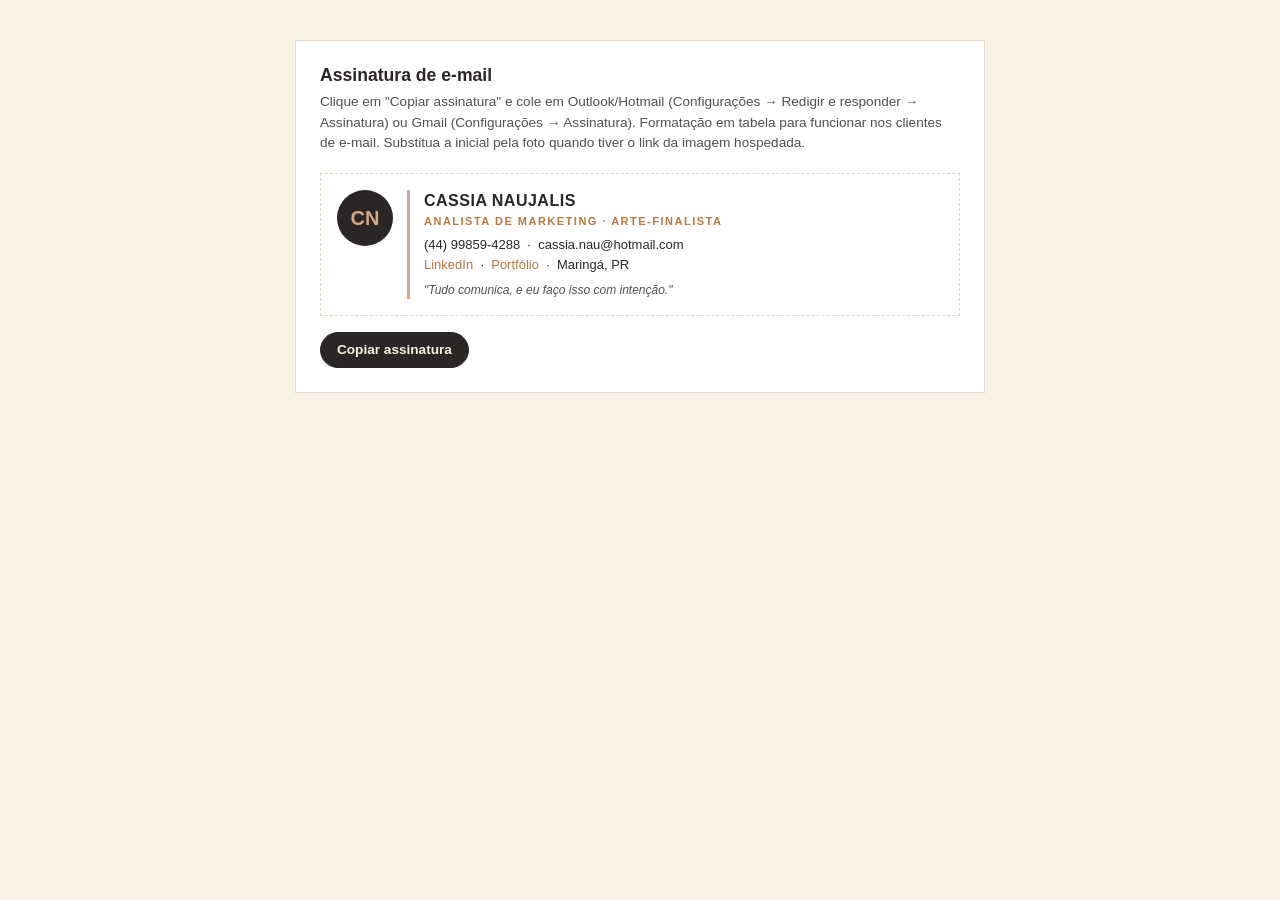
<file: assinatura-email.html>
<!DOCTYPE html>
<html lang="pt-BR">
<head>
<meta charset="UTF-8">
<meta name="viewport" content="width=device-width, initial-scale=1">
<title>Assinatura · Cassia Naujalis</title>
<style>
body { font-family: Arial, sans-serif; background: #FAF2E3; color: #2A2625; padding: 2rem 1rem; }
.box { max-width: 640px; margin: 0 auto; background: #fff; padding: 1.5rem; border: 1px solid #E4D8C4; }
h1 { font-size: 1.1rem; margin: 0 0 .4rem; }
p.help { font-size: .85rem; color: #524F4E; margin: 0 0 1.2rem; line-height: 1.5; }
.preview { border: 1px dashed #E4D8C4; padding: 1rem; margin-bottom: 1rem; }
button { font: 600 .85rem Arial, sans-serif; padding: .6rem 1rem; border-radius: 999px; border: 1.5px solid #2A2625; background: #2A2625; color: #FAF2E3; cursor: pointer; }
</style>
</head>
<body>
<div class="box">
  <h1>Assinatura de e-mail</h1>
  <p class="help">Clique em "Copiar assinatura" e cole em Outlook/Hotmail (Configurações → Redigir e responder → Assinatura) ou Gmail (Configurações → Assinatura). Formatação em tabela para funcionar nos clientes de e-mail. Substitua a inicial pela foto quando tiver o link da imagem hospedada.</p>

  <div class="preview" id="sig">
    <!-- INÍCIO DA ASSINATURA -->
    <table cellpadding="0" cellspacing="0" border="0" style="font-family:Arial,Helvetica,sans-serif;font-size:13px;color:#2A2625;line-height:1.4">
      <tr>
        <td style="padding-right:14px;vertical-align:top">
          <table cellpadding="0" cellspacing="0" border="0"><tr>
            <td style="width:56px;height:56px;border-radius:28px;background:#2A2625;color:#D4A786;text-align:center;vertical-align:middle;font-weight:bold;font-size:20px;font-family:Arial,sans-serif">CN</td>
          </tr></table>
        </td>
        <td style="border-left:3px solid #D4A786;padding-left:14px;vertical-align:top">
          <div style="font-size:16px;font-weight:bold;letter-spacing:.5px;text-transform:uppercase;color:#2A2625">Cassia Naujalis</div>
          <div style="font-size:11px;letter-spacing:1.5px;text-transform:uppercase;color:#B8783F;font-weight:bold;margin:2px 0 6px">Analista de Marketing · Arte-finalista</div>
          <div><a href="https://wa.me/5544998594288" style="color:#2A2625;text-decoration:none">(44) 99859-4288</a> &nbsp;·&nbsp; <a href="mailto:cassia.nau@hotmail.com" style="color:#2A2625;text-decoration:none">cassia.nau@hotmail.com</a></div>
          <div style="margin-top:2px"><a href="https://www.linkedin.com/in/cassia-naujalis" style="color:#B8783F;text-decoration:none">LinkedIn</a> &nbsp;·&nbsp; <a href="https://presencadigitalmga.github.io/cassia-naujalis/" style="color:#B8783F;text-decoration:none">Portfólio</a> &nbsp;·&nbsp; Maringá, PR</div>
          <div style="margin-top:8px;font-style:italic;color:#524F4E;font-size:12px">"Tudo comunica, e eu faço isso com intenção."</div>
        </td>
      </tr>
    </table>
    <!-- FIM DA ASSINATURA -->
  </div>

  <button type="button" id="copy">Copiar assinatura</button>
  <span id="ok" style="font-size:.85rem;color:#524F4E;margin-left:.6rem"></span>
</div>
<script>
document.getElementById('copy').addEventListener('click', async () => {
  const el = document.getElementById('sig');
  const html = el.innerHTML, text = el.innerText;
  try {
    await navigator.clipboard.write([new ClipboardItem({ 'text/html': new Blob([html], { type: 'text/html' }), 'text/plain': new Blob([text], { type: 'text/plain' }) })]);
    document.getElementById('ok').textContent = 'Copiada. Agora cole no seu e-mail.';
  } catch (e) {
    const r = document.createRange(); r.selectNodeContents(el);
    const s = getSelection(); s.removeAllRanges(); s.addRange(r); document.execCommand('copy');
    document.getElementById('ok').textContent = 'Copiada (modo compatível).';
  }
});
</script>
</body>
</html>
</file>
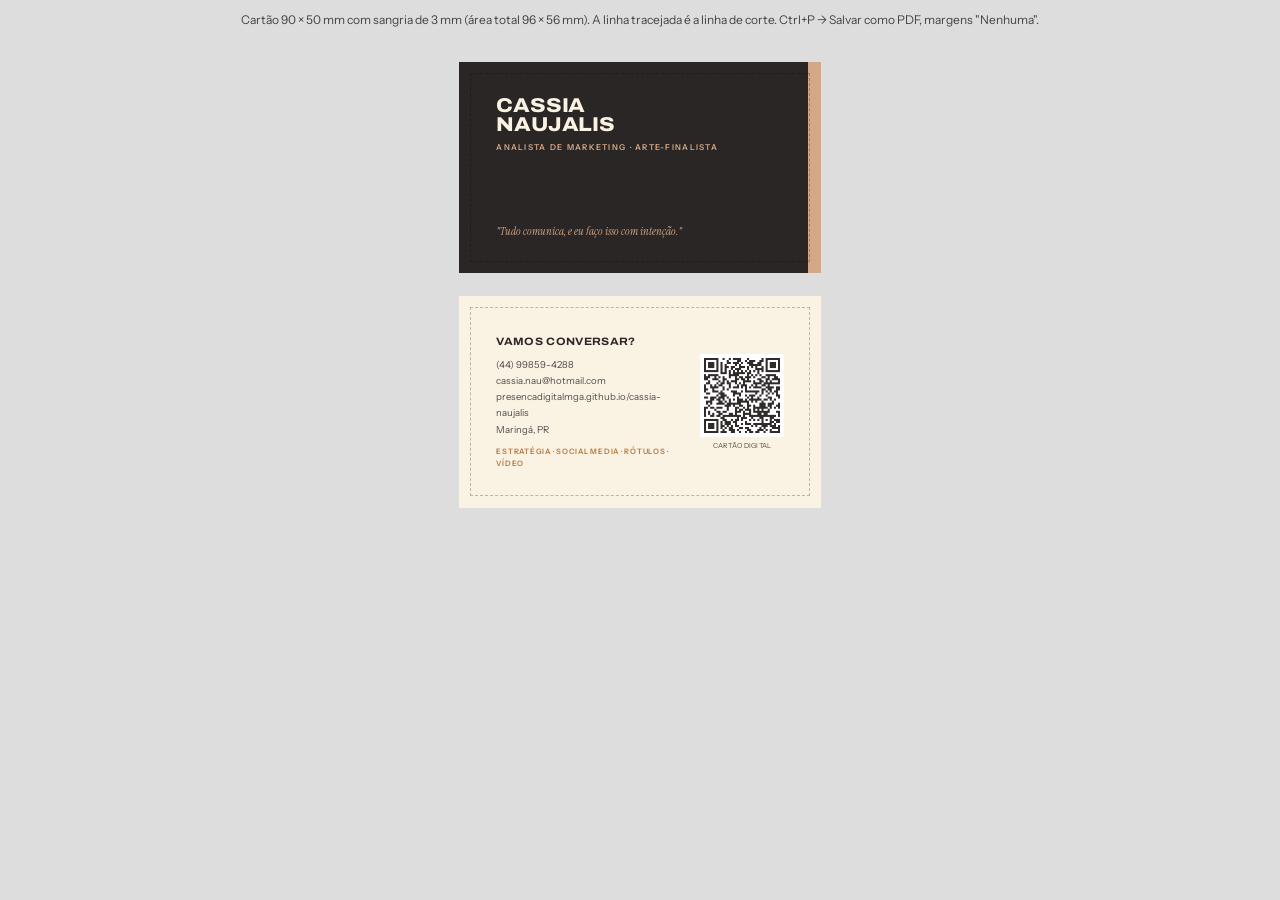
<file: cartao-impresso.html>
<!DOCTYPE html>
<html lang="pt-BR">
<head>
<meta charset="UTF-8">
<meta name="viewport" content="width=device-width, initial-scale=1">
<title>Cartão impresso · Cassia Naujalis</title>
<meta name="robots" content="noindex">
<link rel="stylesheet" href="https://fonts.googleapis.com/css2?family=Archivo:wdth,wght@112,700;112,800&family=Instrument+Sans:wght@400;500;600&family=Instrument+Serif:ital@1&display=swap">
<style>
/* Cartão de visita 90 x 50 mm, frente e verso, com 3 mm de sangria. Salvar em PDF com Ctrl+P (sem margens). */
:root { --ink:#2A2625; --cream:#FAF2E3; --caramel:#D4A786; --caramel-2:#B8783F; --ink-2:#524F4E; }
* { box-sizing: border-box; margin: 0; padding: 0; }
html { -webkit-print-color-adjust: exact; print-color-adjust: exact; }
body { font-family: "Instrument Sans", Arial, sans-serif; background: #ddd; color: var(--ink); }
.info { text-align: center; font-size: 12px; color: #444; padding: 12px; }
@media print { .info { display: none; } body { background: #fff; } @page { size: 96mm 56mm; margin: 0; } }
.card { width: 96mm; height: 56mm; margin: 6mm auto; position: relative; overflow: hidden; background: var(--cream); page-break-after: always; }
.bleed { position: absolute; inset: 3mm; border: .1mm dashed rgba(0,0,0,.25); pointer-events: none; }
@media print { .bleed { display: none; } }
/* frente */
.front { background: var(--ink); color: var(--cream); }
.front .in { position: absolute; inset: 3mm; padding: 6mm 7mm; display: flex; flex-direction: column; justify-content: space-between; }
.front .name { font-family: "Archivo", Arial, sans-serif; font-stretch: 112%; font-weight: 800; text-transform: uppercase; font-size: 15pt; line-height: .95; letter-spacing: -.01em; }
.front .role { font-size: 6pt; letter-spacing: .16em; text-transform: uppercase; color: var(--caramel); font-weight: 600; margin-top: 2.2mm; }
.front .tag { font-family: "Instrument Serif", Georgia, serif; font-style: italic; font-size: 8.5pt; color: var(--caramel); }
.front .bar { position: absolute; right: 0; top: 0; bottom: 0; width: 3.5mm; background: var(--caramel); }
/* verso */
.back .in { position: absolute; inset: 3mm; padding: 5.5mm 7mm; display: grid; grid-template-columns: 1fr 22mm; gap: 5mm; align-items: center; }
.back .l { font-size: 7.2pt; line-height: 1.7; color: var(--ink-2); }
.back .l b { display: block; font-family: "Archivo", Arial, sans-serif; font-stretch: 112%; font-weight: 700; text-transform: uppercase; font-size: 8pt; color: var(--ink); margin-bottom: 1.5mm; letter-spacing: .03em; }
.back .l span { display: block; }
.back .l .areas { margin-top: 2mm; font-size: 5.6pt; letter-spacing: .1em; text-transform: uppercase; color: var(--caramel-2); font-weight: 600; }
.back img { width: 22mm; height: 22mm; display: block; }
.back .qrl { font-size: 5.2pt; text-align: center; color: var(--ink-2); margin-top: 1mm; letter-spacing: .04em; text-transform: uppercase; }
</style>
</head>
<body>
<p class="info">Cartão 90 × 50 mm com sangria de 3 mm (área total 96 × 56 mm). A linha tracejada é a linha de corte. Ctrl+P → Salvar como PDF, margens "Nenhuma".</p>

<div class="card front">
  <div class="bar"></div>
  <div class="in">
    <div>
      <div class="name">Cassia<br>Naujalis</div>
      <div class="role">Analista de marketing · Arte-finalista</div>
    </div>
    <div class="tag">"Tudo comunica, e eu faço isso com intenção."</div>
  </div>
  <div class="bleed"></div>
</div>

<div class="card back">
  <div class="in">
    <div class="l">
      <b>Vamos conversar?</b>
      <span>(44) 99859-4288</span>
      <span>cassia.nau@hotmail.com</span>
      <span>presencadigitalmga.github.io/cassia-naujalis</span>
      <span>Maringá, PR</span>
      <div class="areas">Estratégia · Social media · Rótulos · Vídeo</div>
    </div>
    <div>
      <img src="assets/qr/qr-site.png" alt="QR Code do cartão digital">
      <div class="qrl">Cartão digital</div>
    </div>
  </div>
  <div class="bleed"></div>
</div>
</body>
</html>
</file>
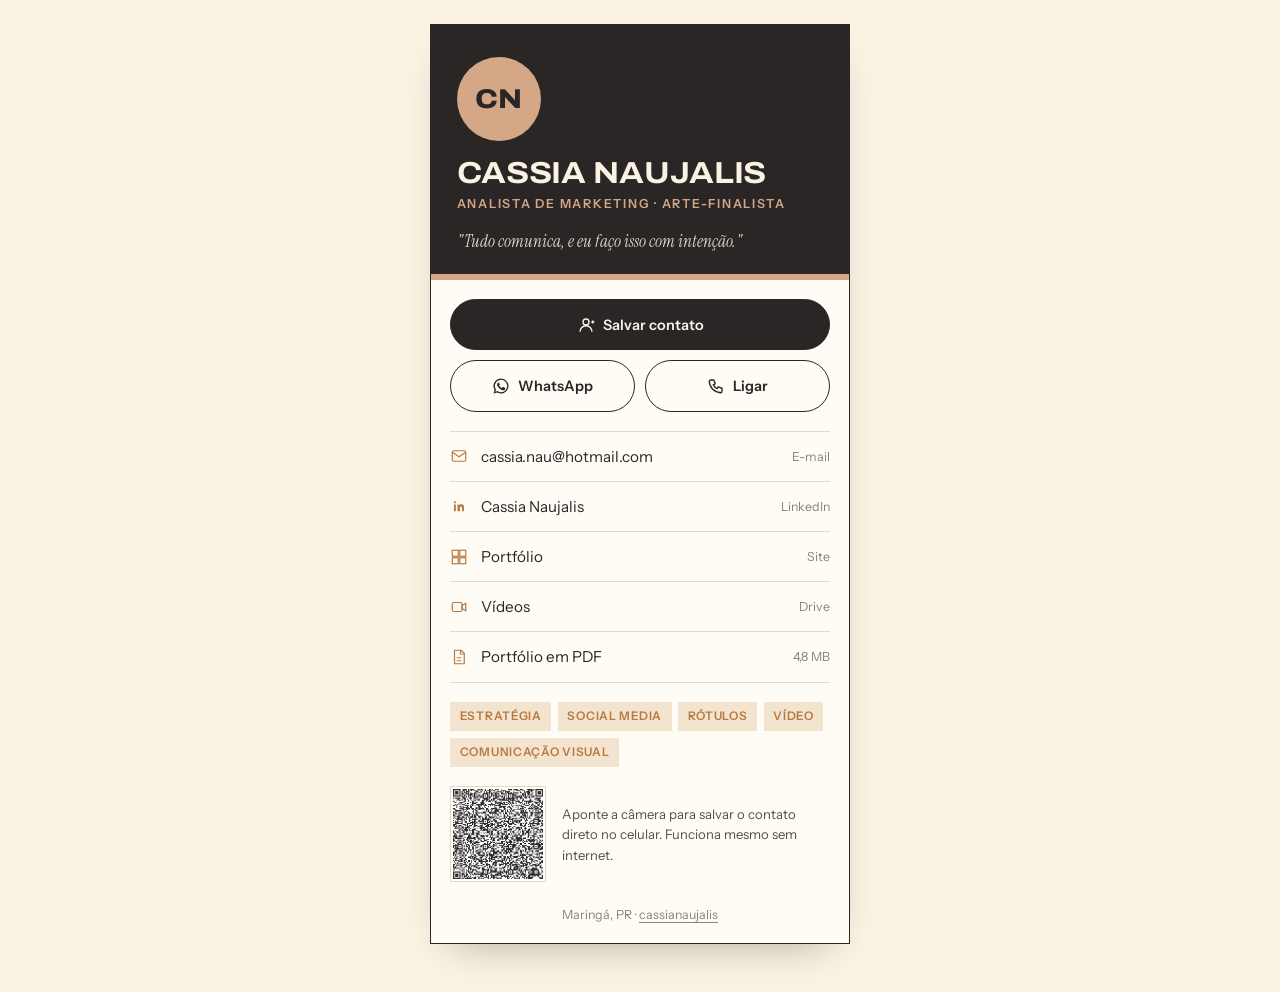
<file: cartao.html>
<!DOCTYPE html>
<html lang="pt-BR">
<head>
<meta charset="UTF-8">
<meta name="viewport" content="width=device-width, initial-scale=1">
<title>Cartão · Cassia Naujalis</title>
<meta name="description" content="Cartão de visita digital de Cassia Naujalis, analista de marketing e arte-finalista em Maringá.">
<meta property="og:title" content="Cassia Naujalis · Cartão digital">
<meta property="og:description" content="Salve o contato, chame no WhatsApp ou veja o portfólio.">
<meta property="og:image" content="https://presencadigitalmga.github.io/cassia-naujalis/assets/img/og.jpg">
<meta property="og:image:width" content="1200">
<meta property="og:image:height" content="630">
<meta name="twitter:card" content="summary_large_image">
<meta name="theme-color" content="#2A2625">
<link rel="icon" type="image/png" sizes="32x32" href="assets/img/icon-32.png">
<link rel="apple-touch-icon" href="assets/img/icon-180.png">
<link rel="preconnect" href="https://fonts.googleapis.com">
<link rel="preconnect" href="https://fonts.gstatic.com" crossorigin>
<link rel="stylesheet" href="https://fonts.googleapis.com/css2?family=Archivo:wdth,wght@112,700;112,800&family=Instrument+Sans:wght@400;500;600&family=Instrument+Serif:ital@1&display=swap">
<link rel="stylesheet" href="assets/css/base.css">
<style>
body { min-height: 100dvh; display: grid; place-items: center; padding: 1.5rem 1rem 3rem; }
.card { width: min(420px, 100%); background: var(--paper); border: 1.5px solid var(--ink); box-shadow: var(--shadow); overflow: hidden; }
.head { background: var(--ink); color: var(--bg); padding: 2rem 1.6rem 1.6rem; position: relative; }
.head::after { content: ""; position: absolute; inset: auto 0 0 0; height: 6px; background: var(--accent-soft); }
.avatar { width: 84px; height: 84px; border-radius: 50%; background: var(--accent-soft); color: var(--ink); display: grid; place-items: center; font-family: var(--f-display); font-stretch: 112%; font-weight: 800; font-size: 1.7rem; margin-bottom: 1rem; overflow: hidden; }
.avatar img { width: 100%; height: 100%; object-fit: cover; }
.head h1 { font-size: 1.9rem; color: var(--bg); }
.head .role { color: var(--accent-soft); font-size: .78rem; letter-spacing: .14em; text-transform: uppercase; font-weight: 600; margin-top: .4rem; }
.head .tag { font-family: var(--f-serif); font-style: italic; font-size: 1.05rem; margin-top: .9rem; color: color-mix(in srgb, var(--bg) 85%, var(--ink)); }
.acts { display: grid; grid-template-columns: 1fr 1fr; gap: .6rem; padding: 1.2rem 1.2rem 0; }
.acts a { display: flex; align-items: center; justify-content: center; gap: .5rem; padding: .85rem .6rem; border: 1.5px solid var(--ink); border-radius: 999px; color: var(--ink); text-decoration: none; font-weight: 600; font-size: .9rem; }
.acts a.primary { background: var(--ink); color: var(--bg); grid-column: 1 / -1; }
.acts a:hover { background: var(--accent-tint); }
.acts a.primary:hover { background: var(--accent); border-color: var(--accent); color: #fff; }
.acts svg { width: 18px; height: 18px; flex: none; }
.list { padding: 1.2rem; display: grid; }
.list a { display: flex; align-items: center; gap: .8rem; padding: .8rem 0; border-top: 1px solid var(--line); color: var(--ink); text-decoration: none; font-size: .95rem; }
.list a:last-child { border-bottom: 1px solid var(--line); }
.list svg { width: 18px; height: 18px; color: var(--accent); flex: none; }
.list small { margin-left: auto; color: var(--ink-3); font-size: .78rem; }
.areas { display: flex; flex-wrap: wrap; gap: .4rem; padding: 0 1.2rem 1.2rem; }
.areas span { font-size: .74rem; letter-spacing: .06em; text-transform: uppercase; font-weight: 600; padding: .35rem .6rem; background: var(--accent-tint); color: var(--accent); }
.qr { display: grid; grid-template-columns: 96px 1fr; gap: 1rem; align-items: center; padding: 0 1.2rem 1.4rem; font-size: .82rem; color: var(--ink-2); }
.qr img { width: 96px; border: 1px solid var(--line); background: #fff; }
.foot { text-align: center; font-size: .78rem; color: var(--ink-3); padding: 0 1.2rem 1.2rem; }
.foot a { color: var(--ink-3); }
</style>
</head>
<body>
<main class="card">
  <div class="head">
    <div class="avatar" aria-hidden="true">CN</div>
    <h1>Cassia Naujalis</h1>
    <div class="role">Analista de marketing · Arte-finalista</div>
    <p class="tag">"Tudo comunica, e eu faço isso com intenção."</p>
  </div>

  <div class="acts">
    <a class="primary" href="cassia-naujalis.vcf" download>
      <svg viewBox="0 0 24 24" fill="none" stroke="currentColor" stroke-width="1.8" aria-hidden="true"><circle cx="12" cy="8" r="4"/><path d="M4 21a8 8 0 0 1 16 0"/><path d="M19 8h4M21 6v4"/></svg>
      Salvar contato
    </a>
    <a href="https://wa.me/5544998594288?text=Ol%C3%A1%20Cassia!%20Peguei%20seu%20cart%C3%A3o%20e%20quero%20conversar." target="_blank" rel="noopener">
      <svg viewBox="0 0 24 24" fill="currentColor" aria-hidden="true"><path d="M12 2a10 10 0 0 0-8.6 15.1L2 22l5-1.3A10 10 0 1 0 12 2Zm0 18.2a8.2 8.2 0 0 1-4.2-1.2l-.3-.2-3 .8.8-2.9-.2-.3A8.2 8.2 0 1 1 12 20.2Zm4.5-6.1c-.2-.1-1.5-.7-1.7-.8s-.4-.1-.6.1-.6.8-.8 1-.3.2-.5.1a6.7 6.7 0 0 1-3.3-2.9c-.3-.4.3-.4.7-1.3.1-.2 0-.3 0-.4l-.8-1.8c-.2-.5-.4-.4-.6-.4h-.5a1 1 0 0 0-.7.3 3 3 0 0 0-.9 2.2 5.2 5.2 0 0 0 1.1 2.8 12 12 0 0 0 4.6 4c1.7.7 2.3.8 3.2.7a2.7 2.7 0 0 0 1.8-1.3 2.2 2.2 0 0 0 .2-1.3c-.1-.1-.3-.2-.5-.3Z"/></svg>
      WhatsApp
    </a>
    <a href="tel:+5544998594288">
      <svg viewBox="0 0 24 24" fill="none" stroke="currentColor" stroke-width="1.8" aria-hidden="true"><path d="M5 4h4l2 5-2.5 1.5a11 11 0 0 0 5 5L15 13l5 2v4a2 2 0 0 1-2 2A16 16 0 0 1 3 6a2 2 0 0 1 2-2"/></svg>
      Ligar
    </a>
  </div>

  <div class="list">
    <a href="mailto:cassia.nau@hotmail.com"><svg viewBox="0 0 24 24" fill="none" stroke="currentColor" stroke-width="1.6" aria-hidden="true"><rect x="3" y="5" width="18" height="14" rx="2"/><path d="m3 7 9 6 9-6"/></svg>cassia.nau@hotmail.com<small>E-mail</small></a>
    <a href="https://www.linkedin.com/in/cassia-naujalis" target="_blank" rel="noopener"><svg viewBox="0 0 24 24" fill="currentColor" aria-hidden="true"><path d="M6.5 8.5A1.5 1.5 0 1 0 6.5 5.5a1.5 1.5 0 0 0 0 3ZM5.25 10h2.5v9h-2.5zM10 10h2.4v1.3c.4-.7 1.3-1.5 2.8-1.5 3 0 3.5 2 3.5 4.5V19h-2.5v-4.2c0-1 0-2.3-1.4-2.3s-1.6 1.1-1.6 2.2V19H10z"/></svg>Cassia Naujalis<small>LinkedIn</small></a>
    <a href="index.html#portfolio"><svg viewBox="0 0 24 24" fill="none" stroke="currentColor" stroke-width="1.6" aria-hidden="true"><rect x="3" y="3" width="8" height="8"/><rect x="13" y="3" width="8" height="8"/><rect x="3" y="13" width="8" height="8"/><rect x="13" y="13" width="8" height="8"/></svg>Portfólio<small>Site</small></a>
    <a href="https://drive.google.com/drive/folders/1kO665WQRFzrbiUOxx-hnUV26nFZgI-P2" target="_blank" rel="noopener"><svg viewBox="0 0 24 24" fill="none" stroke="currentColor" stroke-width="1.6" aria-hidden="true"><rect x="3" y="6" width="13" height="12" rx="2"/><path d="M16 10l5-3v10l-5-3z"/></svg>Vídeos<small>Drive</small></a>
    <a href="cassia-naujalis-portfolio.pdf" target="_blank" rel="noopener"><svg viewBox="0 0 24 24" fill="none" stroke="currentColor" stroke-width="1.6" aria-hidden="true"><path d="M6 3h9l4 4v14H6z"/><path d="M14 3v5h5"/><path d="M9 13h6M9 17h6"/></svg>Portfólio em PDF<small>4,8 MB</small></a>
  </div>

  <div class="areas" aria-label="Áreas de atuação">
    <span>Estratégia</span><span>Social media</span><span>Rótulos</span><span>Vídeo</span><span>Comunicação visual</span>
  </div>

  <div class="qr">
    <img src="assets/qr/qr-vcard.png" alt="QR Code com o contato de Cassia Naujalis">
    <div>Aponte a câmera para salvar o contato direto no celular. Funciona mesmo sem internet.</div>
  </div>

  <div class="foot">Maringá, PR · <a href="index.html">cassianaujalis</a></div>
</main>
</body>
</html>
</file>
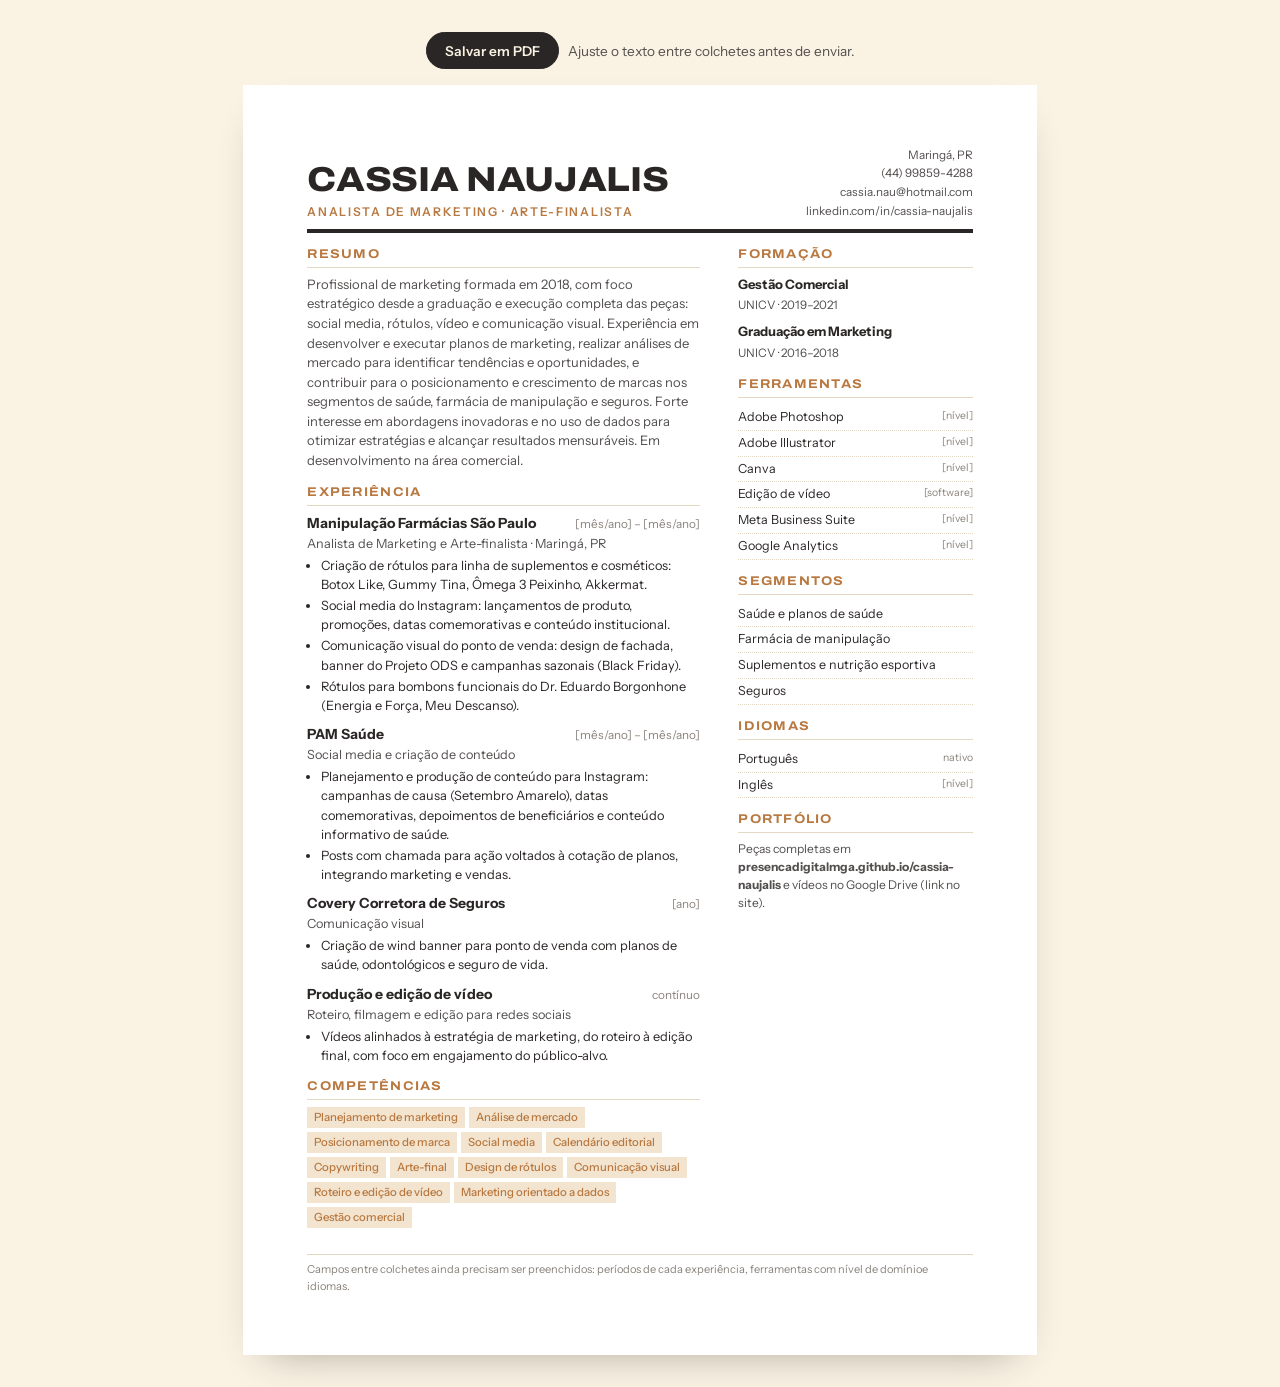
<file: curriculo.html>
<!DOCTYPE html>
<html lang="pt-BR">
<head>
<meta charset="UTF-8">
<meta name="viewport" content="width=device-width, initial-scale=1">
<title>Currículo · Cassia Naujalis</title>
<meta name="robots" content="noindex">
<link rel="preconnect" href="https://fonts.googleapis.com">
<link rel="preconnect" href="https://fonts.gstatic.com" crossorigin>
<link rel="stylesheet" href="https://fonts.googleapis.com/css2?family=Archivo:wdth,wght@112,700;112,800&family=Instrument+Sans:wght@400;500;600&display=swap">
<style>
/* Currículo em página A4, pensado para imprimir/salvar em PDF (Ctrl+P). Baseado no cv-template do career-ops. */
:root { --ink:#2A2625; --ink-2:#524F4E; --ink-3:#8A827B; --line:#E4D8C4; --accent:#B8783F; --tint:#F3E4D0; --bg:#FAF2E3; }
* { box-sizing: border-box; margin: 0; padding: 0; }
html { -webkit-print-color-adjust: exact; print-color-adjust: exact; }
body { font-family: "Instrument Sans", Arial, sans-serif; font-size: 10.5pt; line-height: 1.5; color: var(--ink); background: var(--bg); }
.page { width: 210mm; min-height: 297mm; margin: 0 auto; background: #fff; padding: 16mm 17mm; }
@media screen { body { padding: 2rem 0; } .page { box-shadow: 0 18px 40px -24px rgba(42,38,37,.45); } }
@media print { body { background: #fff; } .page { margin: 0; box-shadow: none; } .noprint { display: none; } @page { size: A4; margin: 0; } }
.head { display: flex; justify-content: space-between; align-items: flex-end; gap: 1rem; border-bottom: 4px solid var(--ink); padding-bottom: 8px; margin-bottom: 12px; }
h1 { font-family: "Archivo", Arial, sans-serif; font-stretch: 112%; font-weight: 800; font-size: 26pt; line-height: 1; text-transform: uppercase; letter-spacing: -.01em; }
.role { color: var(--accent); font-weight: 600; font-size: 9pt; letter-spacing: .14em; text-transform: uppercase; margin-top: 5px; }
.contact { text-align: right; font-size: 8.8pt; color: var(--ink-2); line-height: 1.6; }
.contact a { color: var(--ink-2); text-decoration: none; white-space: nowrap; }
.cols { display: grid; grid-template-columns: 1fr 62mm; gap: 10mm; }
h2 { font-family: "Archivo", Arial, sans-serif; font-stretch: 112%; font-weight: 700; font-size: 9.5pt; text-transform: uppercase; letter-spacing: .1em; color: var(--accent); border-bottom: 1px solid var(--line); padding-bottom: 3px; margin: 0 0 7px; }
section { margin-bottom: 12px; break-inside: avoid; }
.job { margin-bottom: 9px; }
.job-h { display: flex; justify-content: space-between; align-items: baseline; gap: 8px; }
.job-h b { font-size: 10.5pt; }
.job-h span { font-size: 8.8pt; color: var(--ink-3); white-space: nowrap; font-variant-numeric: tabular-nums; }
.job em { display: block; font-style: normal; color: var(--ink-2); font-size: 9.5pt; margin-bottom: 3px; }
.job ul { padding-left: 14px; }
.job li { font-size: 9.6pt; margin-bottom: 2px; }
.tags { display: flex; flex-wrap: wrap; gap: 4px; }
.tags span { font-size: 8.5pt; font-weight: 500; color: var(--accent); background: var(--tint); padding: 2px 7px; }
.edu { margin-bottom: 7px; }
.edu b { display: block; font-size: 9.8pt; }
.edu span { font-size: 8.8pt; color: var(--ink-2); }
.skills li { font-size: 9.4pt; list-style: none; padding: 3px 0; border-bottom: 1px dotted var(--line); display: flex; justify-content: space-between; gap: 6px; }
.skills li small { color: var(--ink-3); }
.note { font-size: 8.3pt; color: var(--ink-3); margin-top: 14px; border-top: 1px solid var(--line); padding-top: 6px; }
.noprint { text-align: center; margin-bottom: 1rem; font-size: .85rem; color: var(--ink-2); }
.noprint button { font: 600 .85rem "Instrument Sans", Arial, sans-serif; padding: .6rem 1.1rem; border-radius: 999px; border: 1.5px solid var(--ink); background: var(--ink); color: var(--bg); cursor: pointer; }
</style>
</head>
<body>
<p class="noprint"><button type="button" onclick="window.print()">Salvar em PDF</button> &nbsp; Ajuste o texto entre colchetes antes de enviar.</p>
<div class="page">
  <header class="head">
    <div>
      <h1>Cassia Naujalis</h1>
      <div class="role">Analista de Marketing · Arte-finalista</div>
    </div>
    <div class="contact">
      Maringá, PR<br>
      <a href="tel:+5544998594288">(44) 99859-4288</a><br>
      <a href="mailto:cassia.nau@hotmail.com">cassia.nau@hotmail.com</a><br>
      <a href="https://www.linkedin.com/in/cassia-naujalis">linkedin.com/in/cassia-naujalis</a>
    </div>
  </header>

  <div class="cols">
    <div>
      <section>
        <h2>Resumo</h2>
        <p style="font-size:9.8pt;color:var(--ink-2)">Profissional de marketing formada em 2018, com foco estratégico desde a graduação e execução completa das peças: social media, rótulos, vídeo e comunicação visual. Experiência em desenvolver e executar planos de marketing, realizar análises de mercado para identificar tendências e oportunidades, e contribuir para o posicionamento e crescimento de marcas nos segmentos de saúde, farmácia de manipulação e seguros. Forte interesse em abordagens inovadoras e no uso de dados para otimizar estratégias e alcançar resultados mensuráveis. Em desenvolvimento na área comercial.</p>
      </section>

      <section>
        <h2>Experiência</h2>
        <div class="job">
          <div class="job-h"><b>Manipulação Farmácias São Paulo</b><span>[mês/ano] – [mês/ano]</span></div>
          <em>Analista de Marketing e Arte-finalista · Maringá, PR</em>
          <ul>
            <li>Criação de rótulos para linha de suplementos e cosméticos: Botox Like, Gummy Tina, Ômega 3 Peixinho, Akkermat.</li>
            <li>Social media do Instagram: lançamentos de produto, promoções, datas comemorativas e conteúdo institucional.</li>
            <li>Comunicação visual do ponto de venda: design de fachada, banner do Projeto ODS e campanhas sazonais (Black Friday).</li>
            <li>Rótulos para bombons funcionais do Dr. Eduardo Borgonhone (Energia e Força, Meu Descanso).</li>
          </ul>
        </div>
        <div class="job">
          <div class="job-h"><b>PAM Saúde</b><span>[mês/ano] – [mês/ano]</span></div>
          <em>Social media e criação de conteúdo</em>
          <ul>
            <li>Planejamento e produção de conteúdo para Instagram: campanhas de causa (Setembro Amarelo), datas comemorativas, depoimentos de beneficiários e conteúdo informativo de saúde.</li>
            <li>Posts com chamada para ação voltados à cotação de planos, integrando marketing e vendas.</li>
          </ul>
        </div>
        <div class="job">
          <div class="job-h"><b>Covery Corretora de Seguros</b><span>[ano]</span></div>
          <em>Comunicação visual</em>
          <ul>
            <li>Criação de wind banner para ponto de venda com planos de saúde, odontológicos e seguro de vida.</li>
          </ul>
        </div>
        <div class="job">
          <div class="job-h"><b>Produção e edição de vídeo</b><span>contínuo</span></div>
          <em>Roteiro, filmagem e edição para redes sociais</em>
          <ul>
            <li>Vídeos alinhados à estratégia de marketing, do roteiro à edição final, com foco em engajamento do público-alvo.</li>
          </ul>
        </div>
      </section>

      <section>
        <h2>Competências</h2>
        <div class="tags">
          <span>Planejamento de marketing</span><span>Análise de mercado</span><span>Posicionamento de marca</span><span>Social media</span><span>Calendário editorial</span><span>Copywriting</span><span>Arte-final</span><span>Design de rótulos</span><span>Comunicação visual</span><span>Roteiro e edição de vídeo</span><span>Marketing orientado a dados</span><span>Gestão comercial</span>
        </div>
      </section>
    </div>

    <aside>
      <section>
        <h2>Formação</h2>
        <div class="edu"><b>Gestão Comercial</b><span>UNICV · 2019–2021</span></div>
        <div class="edu"><b>Graduação em Marketing</b><span>UNICV · 2016–2018</span></div>
      </section>
      <section>
        <h2>Ferramentas</h2>
        <ul class="skills">
          <li>Adobe Photoshop <small>[nível]</small></li>
          <li>Adobe Illustrator <small>[nível]</small></li>
          <li>Canva <small>[nível]</small></li>
          <li>Edição de vídeo <small>[software]</small></li>
          <li>Meta Business Suite <small>[nível]</small></li>
          <li>Google Analytics <small>[nível]</small></li>
        </ul>
      </section>
      <section>
        <h2>Segmentos</h2>
        <ul class="skills">
          <li>Saúde e planos de saúde</li>
          <li>Farmácia de manipulação</li>
          <li>Suplementos e nutrição esportiva</li>
          <li>Seguros</li>
        </ul>
      </section>
      <section>
        <h2>Idiomas</h2>
        <ul class="skills">
          <li>Português <small>nativo</small></li>
          <li>Inglês <small>[nível]</small></li>
        </ul>
      </section>
      <section>
        <h2>Portfólio</h2>
        <p style="font-size:9pt;color:var(--ink-2)">Peças completas em <b>presencadigitalmga.github.io/cassia-naujalis</b> e vídeos no Google Drive (link no site).</p>
      </section>
    </aside>
  </div>
  <p class="note">Campos entre colchetes ainda precisam ser preenchidos: períodos de cada experiência, ferramentas com nível de domínioe idiomas.</p>
</div>
</body>
</html>
</file>
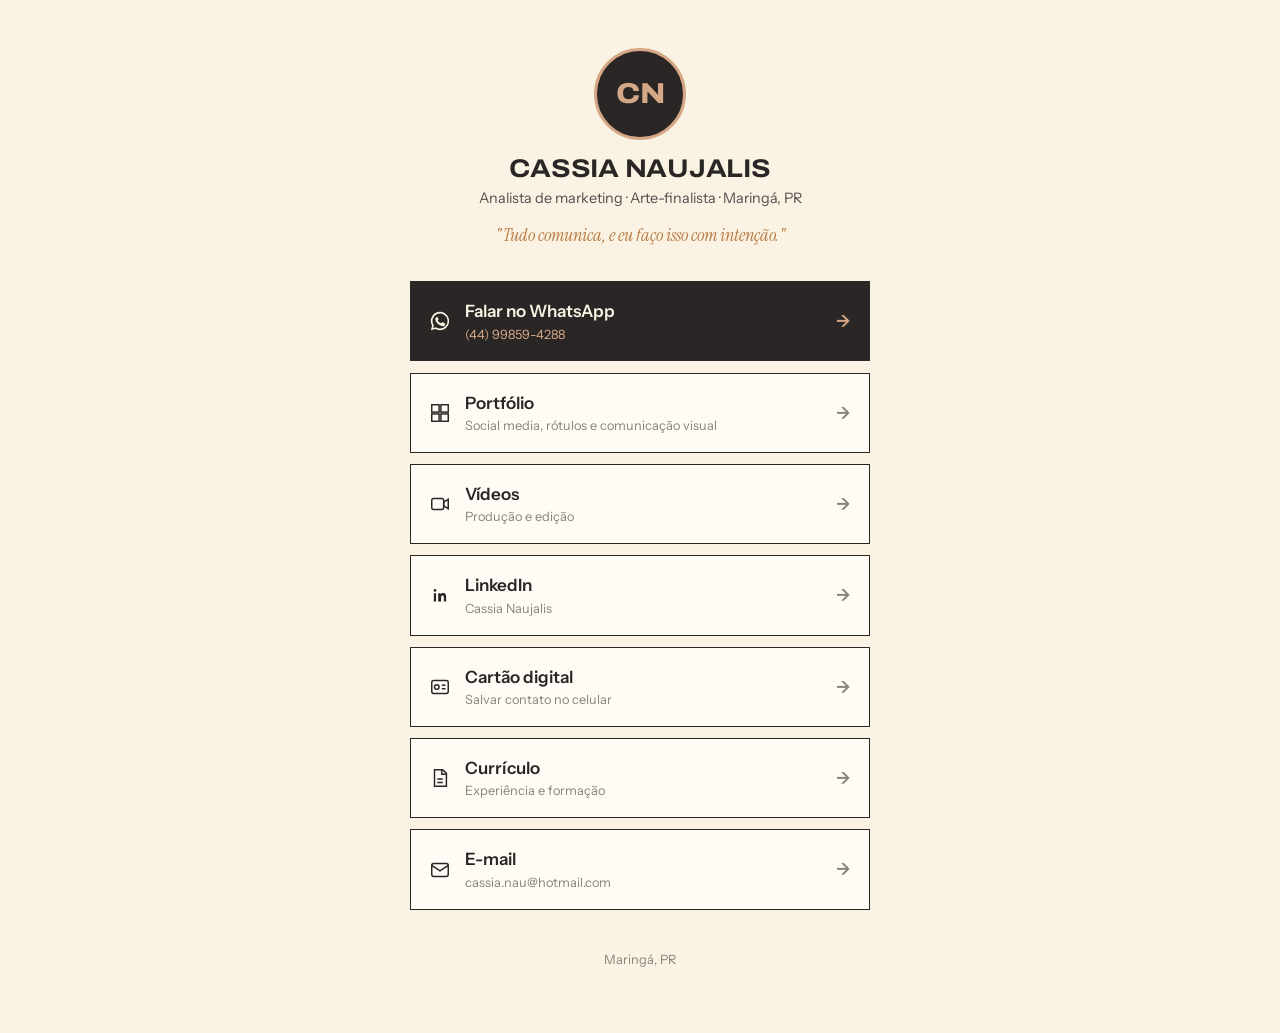
<file: links.html>
<!DOCTYPE html>
<html lang="pt-BR">
<head>
<meta charset="UTF-8">
<meta name="viewport" content="width=device-width, initial-scale=1">
<title>Links · Cassia Naujalis</title>
<meta name="description" content="Todos os links de Cassia Naujalis em um só lugar: WhatsApp, portfólio, LinkedIn, vídeos e contato.">
<meta property="og:image" content="https://presencadigitalmga.github.io/cassia-naujalis/assets/img/og.jpg">
<meta property="og:image:width" content="1200">
<meta property="og:image:height" content="630">
<meta name="twitter:card" content="summary_large_image">
<meta name="theme-color" content="#FAF2E3">
<link rel="icon" type="image/png" sizes="32x32" href="assets/img/icon-32.png">
<link rel="apple-touch-icon" href="assets/img/icon-180.png">
<link rel="preconnect" href="https://fonts.googleapis.com">
<link rel="preconnect" href="https://fonts.gstatic.com" crossorigin>
<link rel="stylesheet" href="https://fonts.googleapis.com/css2?family=Archivo:wdth,wght@112,800&family=Instrument+Sans:wght@400;500;600&family=Instrument+Serif:ital@1&display=swap">
<link rel="stylesheet" href="assets/css/base.css">
<style>
body { padding: 3rem 1rem 4rem; }
main { width: min(460px, 100%); margin-inline: auto; text-align: center; }
.avatar { width: 92px; height: 92px; border-radius: 50%; background: var(--ink); color: var(--accent-soft); display: grid; place-items: center; margin: 0 auto 1rem; font-family: var(--f-display); font-stretch: 112%; font-weight: 800; font-size: 1.8rem; border: 3px solid var(--accent-soft); }
h1 { font-size: 1.6rem; }
.role { color: var(--ink-2); font-size: .9rem; margin-top: .3rem; }
.tag { font-family: var(--f-serif); font-style: italic; color: var(--accent); font-size: 1.1rem; margin: .8rem auto 2rem; }
.links { display: grid; gap: .7rem; }
.links a { display: grid; grid-template-columns: 24px 1fr 24px; align-items: center; gap: .8rem; padding: 1rem 1.1rem; background: var(--paper); border: 1.5px solid var(--ink); color: var(--ink); text-decoration: none; font-weight: 600; text-align: left; transition: transform .15s ease, box-shadow .15s ease; }
.links a:hover { transform: translateY(-2px); box-shadow: var(--shadow); }
.links a.hi { background: var(--ink); color: var(--bg); }
.links a small { display: block; font-weight: 400; font-size: .8rem; color: var(--ink-3); }
.links a.hi small { color: var(--accent-soft); }
.links svg { width: 22px; height: 22px; }
.links .arr { color: var(--ink-3); justify-self: end; }
.links a.hi .arr { color: var(--accent-soft); }
.foot { margin-top: 2.5rem; font-size: .8rem; color: var(--ink-3); }
</style>
</head>
<body>
<main>
  <div class="avatar" aria-hidden="true">CN</div>
  <h1>Cassia Naujalis</h1>
  <p class="role" style="max-width:none">Analista de marketing · Arte-finalista · Maringá, PR</p>
  <p class="tag" style="max-width:none">"Tudo comunica, e eu faço isso com intenção."</p>

  <nav class="links" aria-label="Links">
    <a class="hi" href="https://wa.me/5544998594288?text=Ol%C3%A1%20Cassia!%20Quero%20conversar%20sobre%20um%20projeto." target="_blank" rel="noopener">
      <svg viewBox="0 0 24 24" fill="currentColor" aria-hidden="true"><path d="M12 2a10 10 0 0 0-8.6 15.1L2 22l5-1.3A10 10 0 1 0 12 2Zm0 18.2a8.2 8.2 0 0 1-4.2-1.2l-.3-.2-3 .8.8-2.9-.2-.3A8.2 8.2 0 1 1 12 20.2Zm4.5-6.1c-.2-.1-1.5-.7-1.7-.8s-.4-.1-.6.1-.6.8-.8 1-.3.2-.5.1a6.7 6.7 0 0 1-3.3-2.9c-.3-.4.3-.4.7-1.3.1-.2 0-.3 0-.4l-.8-1.8c-.2-.5-.4-.4-.6-.4h-.5a1 1 0 0 0-.7.3 3 3 0 0 0-.9 2.2 5.2 5.2 0 0 0 1.1 2.8 12 12 0 0 0 4.6 4c1.7.7 2.3.8 3.2.7a2.7 2.7 0 0 0 1.8-1.3 2.2 2.2 0 0 0 .2-1.3c-.1-.1-.3-.2-.5-.3Z"/></svg>
      <span>Falar no WhatsApp<small>(44) 99859-4288</small></span><span class="arr">→</span>
    </a>
    <a href="index.html#portfolio">
      <svg viewBox="0 0 24 24" fill="none" stroke="currentColor" stroke-width="1.6" aria-hidden="true"><rect x="3" y="3" width="8" height="8"/><rect x="13" y="3" width="8" height="8"/><rect x="3" y="13" width="8" height="8"/><rect x="13" y="13" width="8" height="8"/></svg>
      <span>Portfólio<small>Social media, rótulos e comunicação visual</small></span><span class="arr">→</span>
    </a>
    <a href="https://drive.google.com/drive/folders/1kO665WQRFzrbiUOxx-hnUV26nFZgI-P2" target="_blank" rel="noopener">
      <svg viewBox="0 0 24 24" fill="none" stroke="currentColor" stroke-width="1.6" aria-hidden="true"><rect x="3" y="6" width="13" height="12" rx="2"/><path d="M16 10l5-3v10l-5-3z"/></svg>
      <span>Vídeos<small>Produção e edição</small></span><span class="arr">→</span>
    </a>
    <a href="https://www.linkedin.com/in/cassia-naujalis" target="_blank" rel="noopener">
      <svg viewBox="0 0 24 24" fill="currentColor" aria-hidden="true"><path d="M6.5 8.5A1.5 1.5 0 1 0 6.5 5.5a1.5 1.5 0 0 0 0 3ZM5.25 10h2.5v9h-2.5zM10 10h2.4v1.3c.4-.7 1.3-1.5 2.8-1.5 3 0 3.5 2 3.5 4.5V19h-2.5v-4.2c0-1 0-2.3-1.4-2.3s-1.6 1.1-1.6 2.2V19H10z"/></svg>
      <span>LinkedIn<small>Cassia Naujalis</small></span><span class="arr">→</span>
    </a>
    <a href="cartao.html">
      <svg viewBox="0 0 24 24" fill="none" stroke="currentColor" stroke-width="1.6" aria-hidden="true"><rect x="3" y="5" width="18" height="14" rx="2"/><circle cx="8.5" cy="12" r="2.5"/><path d="M14 10h4M14 14h4"/></svg>
      <span>Cartão digital<small>Salvar contato no celular</small></span><span class="arr">→</span>
    </a>
    <a href="curriculo.html">
      <svg viewBox="0 0 24 24" fill="none" stroke="currentColor" stroke-width="1.6" aria-hidden="true"><path d="M6 3h9l4 4v14H6z"/><path d="M14 3v5h5"/><path d="M9 13h6M9 17h6"/></svg>
      <span>Currículo<small>Experiência e formação</small></span><span class="arr">→</span>
    </a>
    <a href="mailto:cassia.nau@hotmail.com">
      <svg viewBox="0 0 24 24" fill="none" stroke="currentColor" stroke-width="1.6" aria-hidden="true"><rect x="3" y="5" width="18" height="14" rx="2"/><path d="m3 7 9 6 9-6"/></svg>
      <span>E-mail<small>cassia.nau@hotmail.com</small></span><span class="arr">→</span>
    </a>
  </nav>

  <p class="foot" style="max-width:none">Maringá, PR</p>
</main>
</body>
</html>
</file>
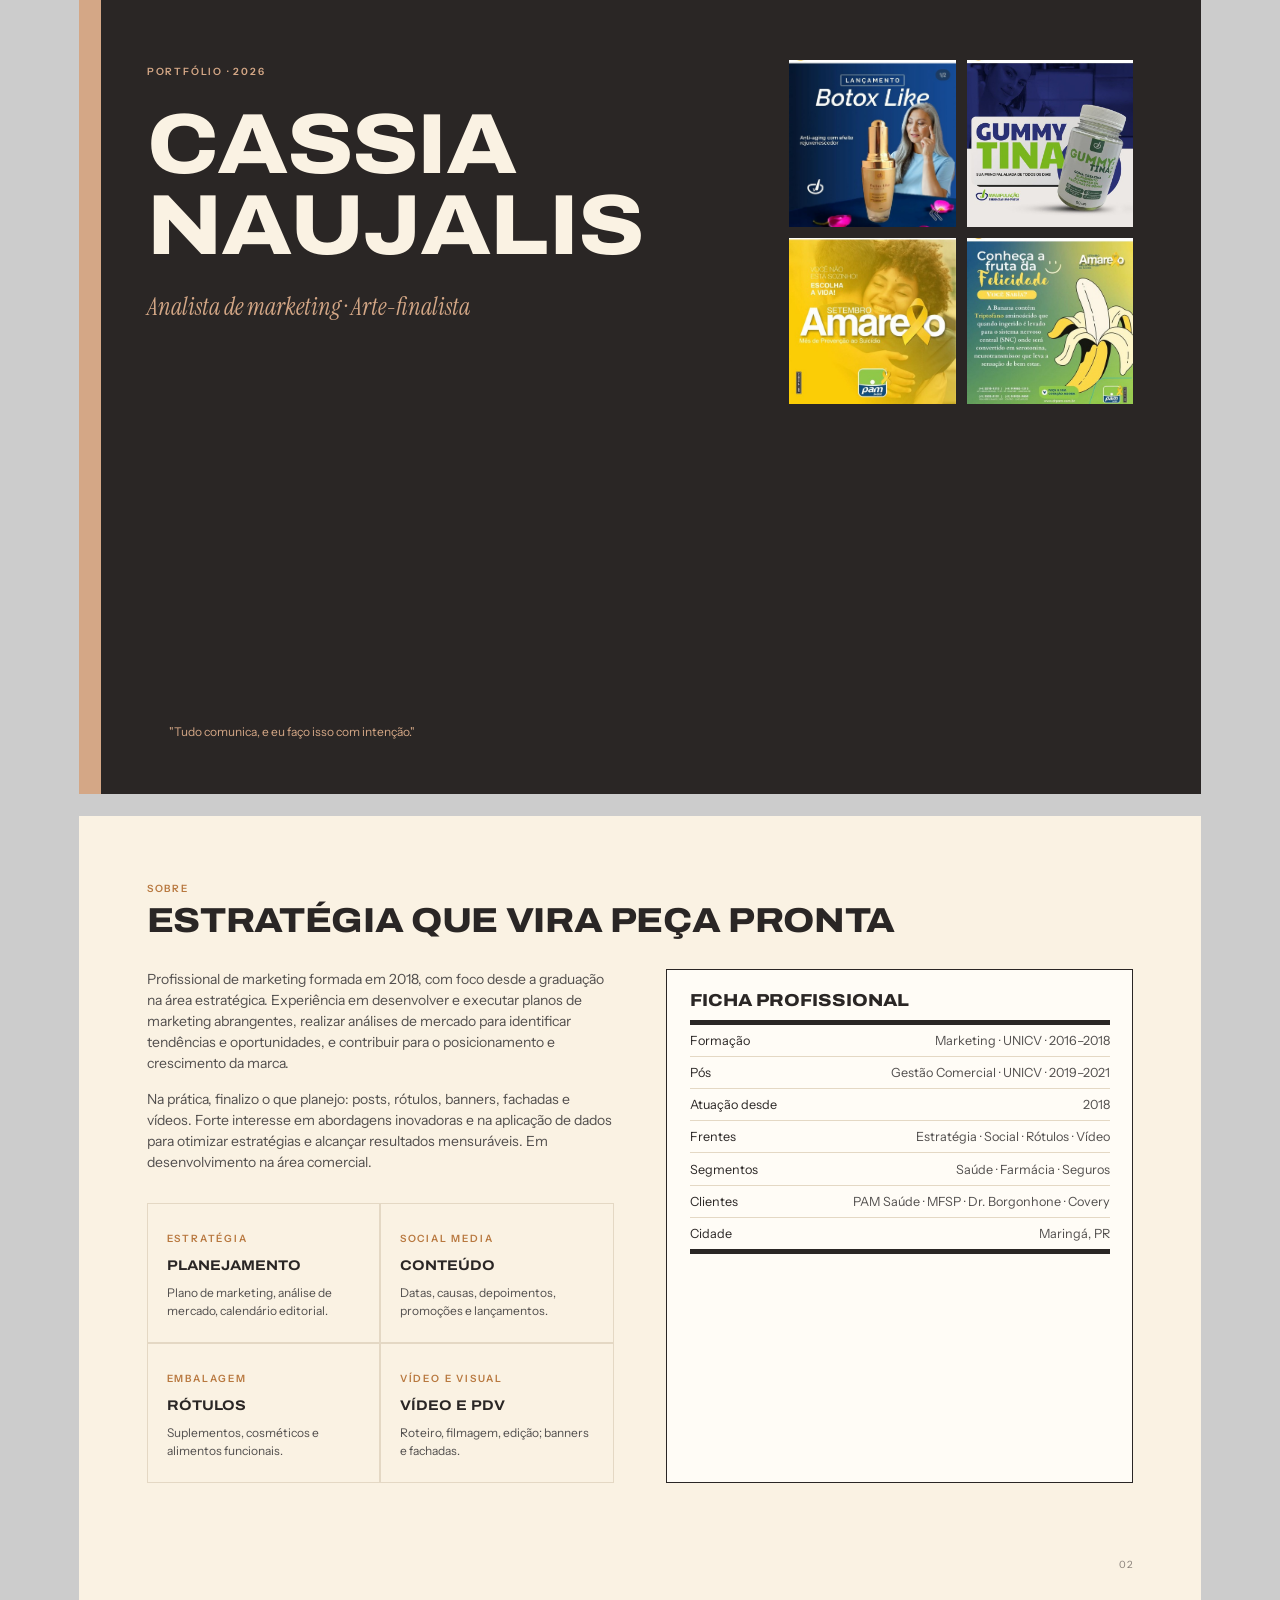
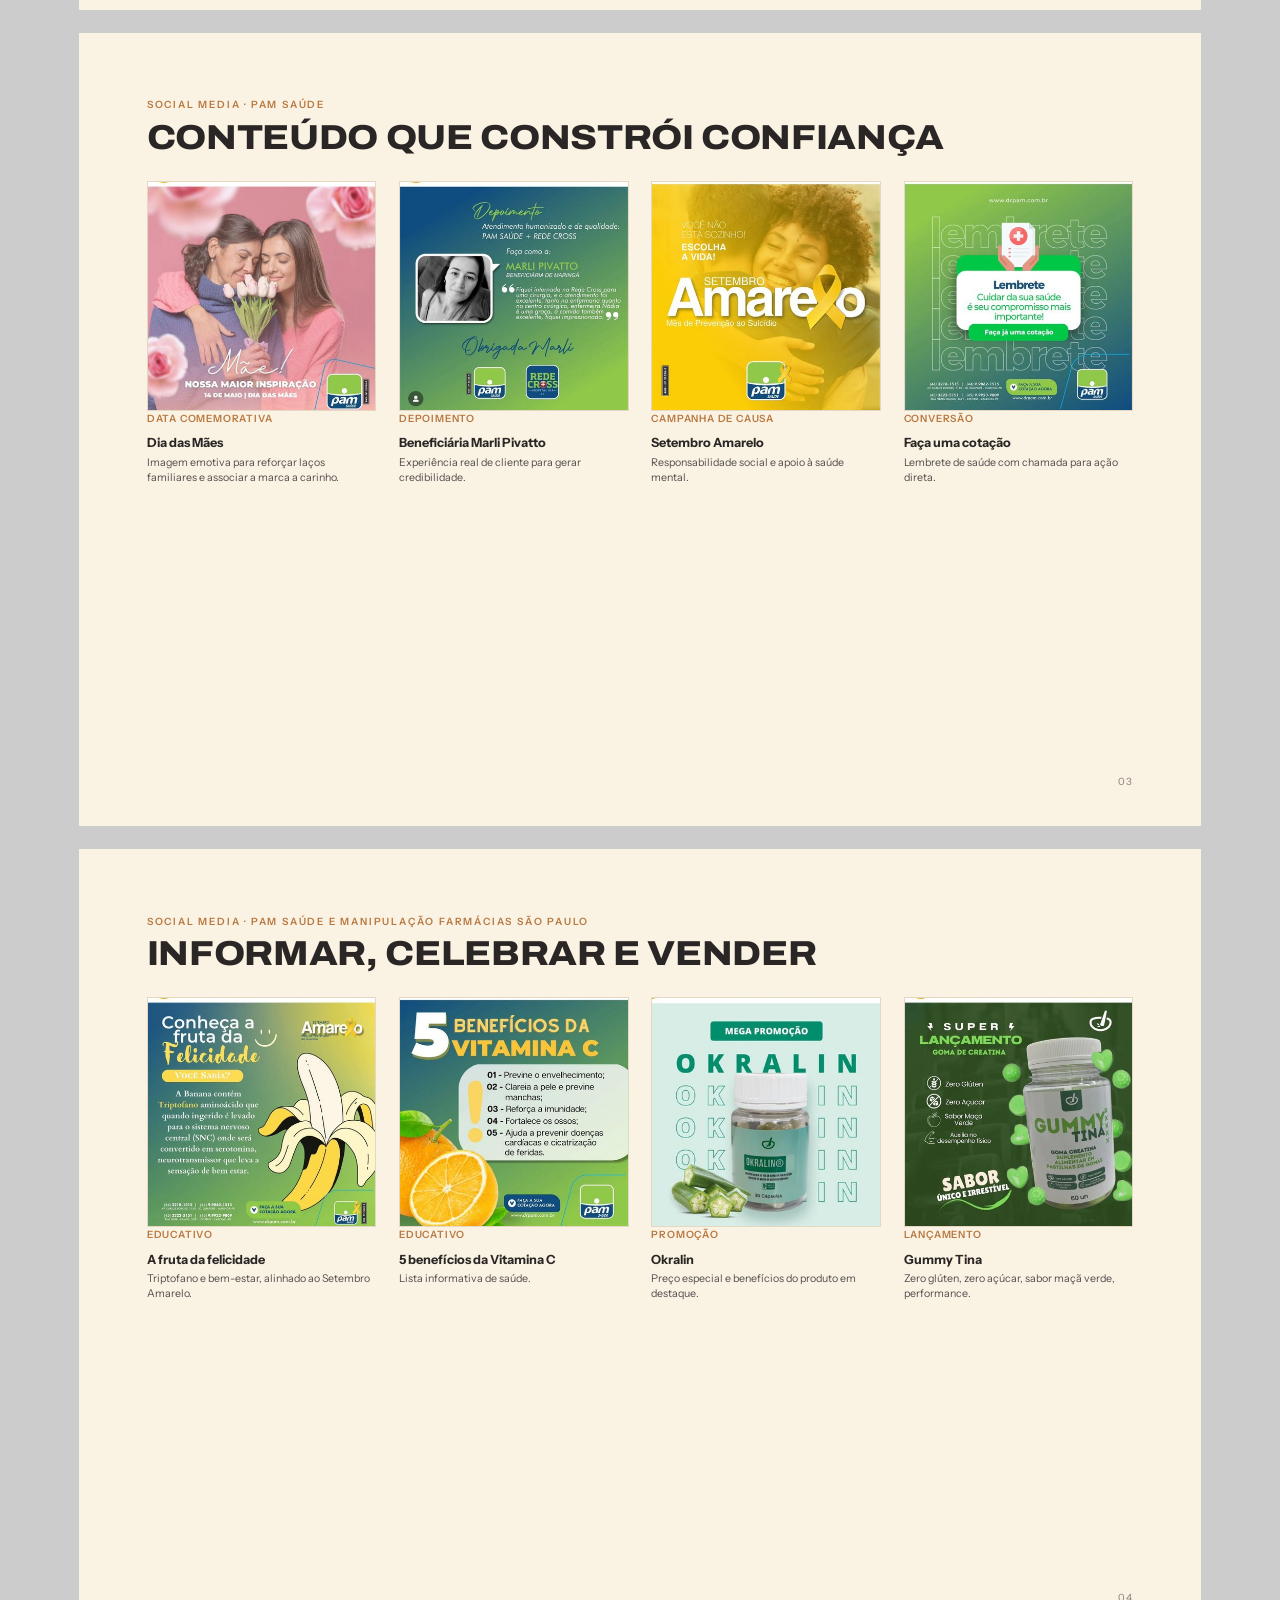
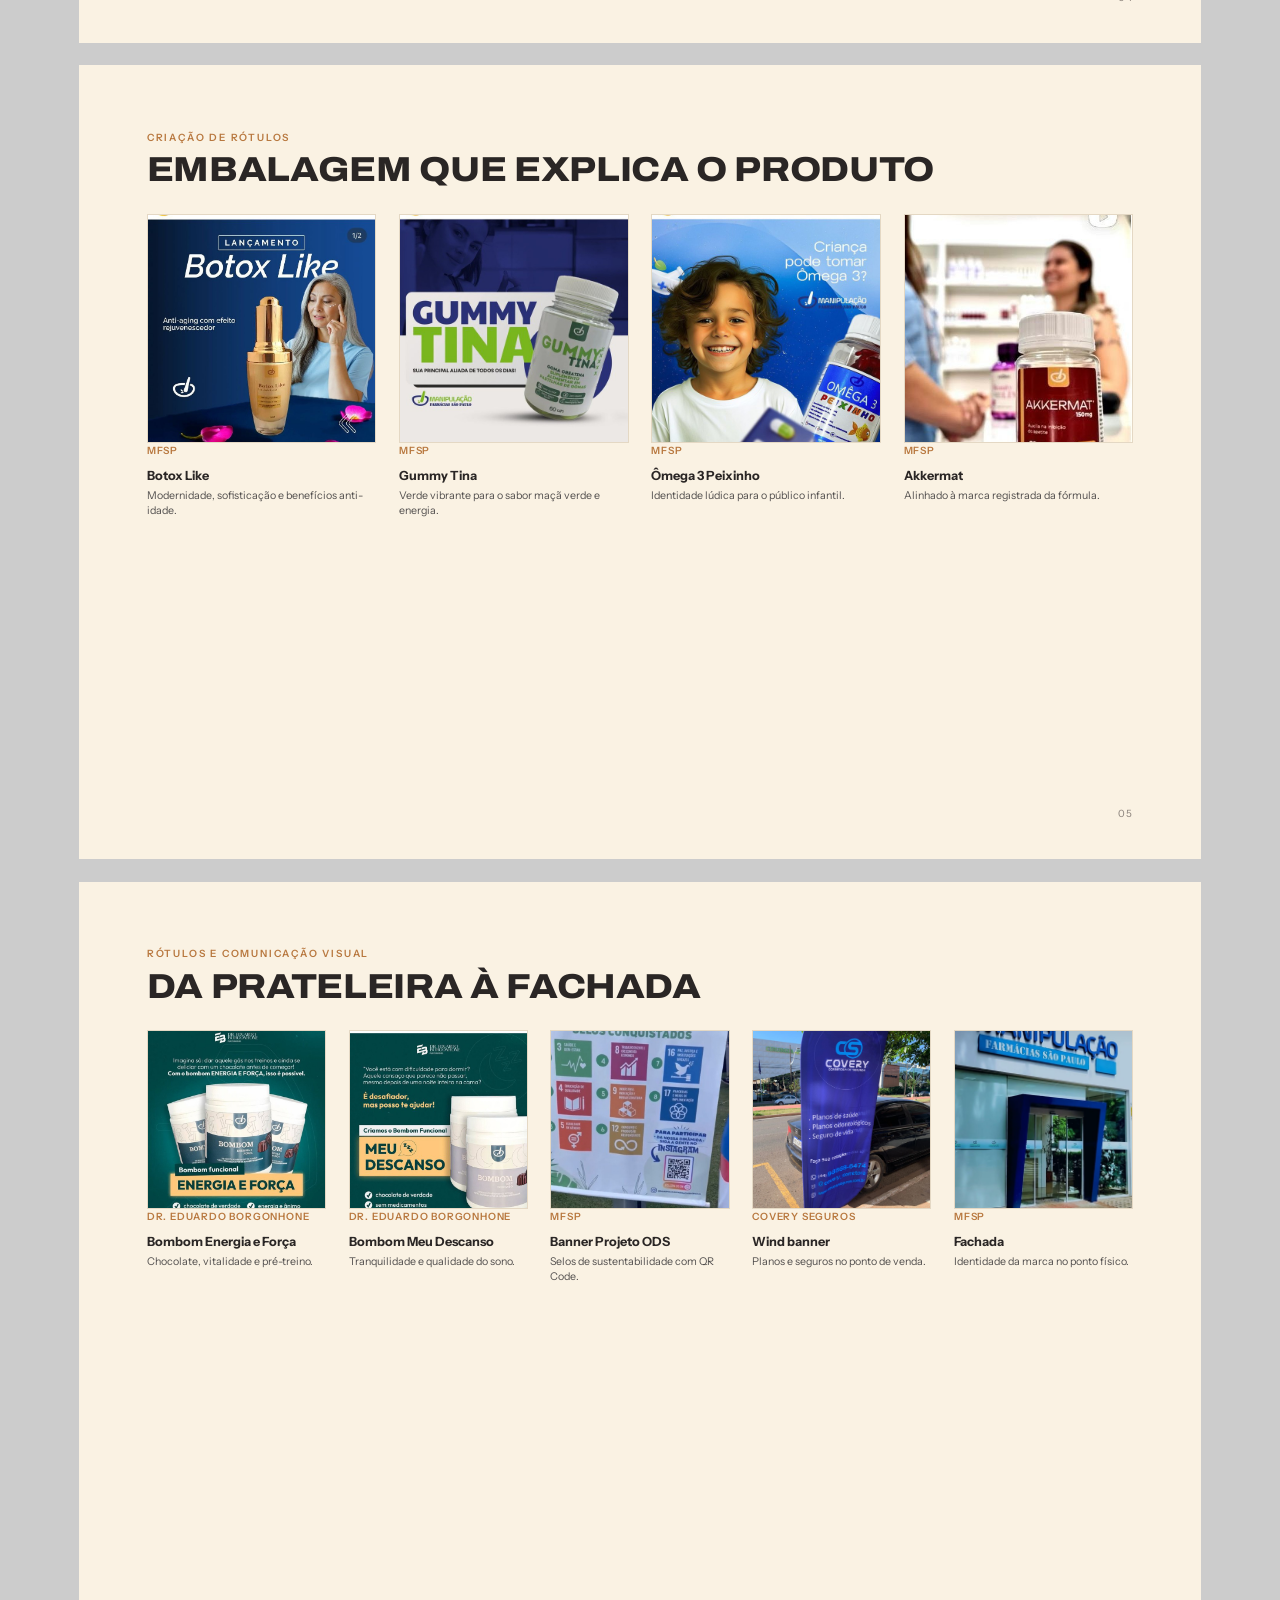
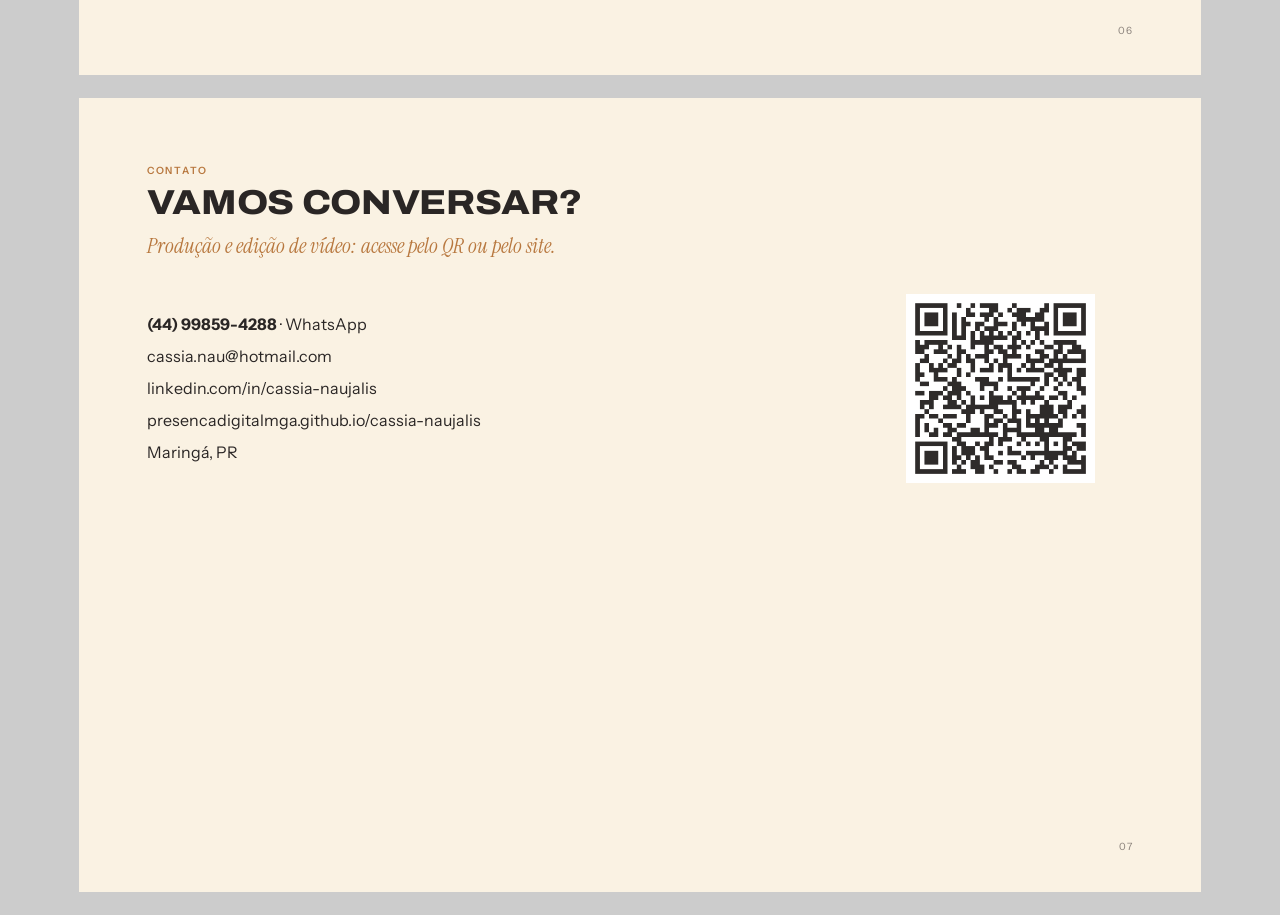
<file: portfolio-pdf.html>
<!DOCTYPE html>
<html lang="pt-BR">
<head>
<meta charset="UTF-8">
<meta name="viewport" content="width=device-width, initial-scale=1">
<title>Portfólio PDF · Cassia Naujalis</title>
<meta name="robots" content="noindex">
<link rel="stylesheet" href="https://fonts.googleapis.com/css2?family=Archivo:wdth,wght@112,700;112,800&family=Instrument+Sans:wght@400;500;600&family=Instrument+Serif:ital@1&display=swap">
<style>
/* Versão para PDF do portfólio (A4 paisagem). Gerar com Ctrl+P → Salvar como PDF, margens "Nenhuma", gráficos de fundo ativados. */
:root { --ink:#2A2625; --ink-2:#524F4E; --ink-3:#8A827B; --cream:#FAF2E3; --paper:#FFFCF6; --line:#E4D8C4; --caramel:#D4A786; --caramel-2:#B8783F; }
* { box-sizing:border-box; margin:0; padding:0; }
html { -webkit-print-color-adjust:exact; print-color-adjust:exact; }
body { font-family:"Instrument Sans",Arial,sans-serif; color:var(--ink); background:#ccc; font-size:10.5pt; line-height:1.5; }
@page { size:A4 landscape; margin:0; }
.pg { width:297mm; height:210mm; background:var(--cream); position:relative; overflow:hidden; page-break-after:always; margin:0 auto 6mm; padding:16mm 18mm; }
@media print { body { background:#fff; } .pg { margin:0; } }
.eye { font-size:7.5pt; letter-spacing:.18em; text-transform:uppercase; color:var(--caramel-2); font-weight:600; }
h1, h2 { font-family:"Archivo",Arial,sans-serif; font-stretch:112%; font-weight:800; text-transform:uppercase; line-height:.95; letter-spacing:-.01em; }
h1 { font-size:64pt; } h2 { font-size:26pt; margin-top:2mm; }
.serif { font-family:"Instrument Serif",Georgia,serif; font-style:italic; color:var(--caramel-2); }
.num { position:absolute; right:18mm; bottom:10mm; font-size:7.5pt; color:var(--ink-3); letter-spacing:.1em; }
.bar { position:absolute; left:0; top:0; bottom:0; width:6mm; background:var(--caramel); }
/* capa */
.cover { background:var(--ink); color:var(--cream); }
.cover h1 { margin-top:6mm; }
.cover .serif { font-size:18pt; color:var(--caramel); margin-top:6mm; }
.cover .grid { position:absolute; right:18mm; top:16mm; display:grid; grid-template-columns:repeat(2,44mm); gap:3mm; }
.cover .grid img { width:44mm; height:44mm; object-fit:cover; display:block; }
.cover .foot { position:absolute; left:24mm; bottom:14mm; font-size:9pt; color:var(--caramel); }
/* sobre */
.two { display:grid; grid-template-columns:1fr 1fr; gap:14mm; margin-top:8mm; }
.two p + p { margin-top:4mm; } .two p { color:var(--ink-2); }
.ficha { border:.5mm solid var(--ink); padding:5mm 6mm; background:var(--paper); font-size:9.5pt; }
.ficha .t { font-family:"Archivo",Arial,sans-serif; font-stretch:112%; font-weight:800; text-transform:uppercase; font-size:13pt; border-bottom:1.5mm solid var(--ink); padding-bottom:1.5mm; }
.ficha .r { display:flex; justify-content:space-between; padding:1.6mm 0; border-bottom:.2mm solid var(--line); } .ficha .r:last-child { border-bottom:1.5mm solid var(--ink); }
.ficha .r span:last-child { color:var(--ink-2); }
/* serviços */
.serv { display:grid; grid-template-columns:repeat(4,1fr); gap:.4mm; background:var(--line); border:.3mm solid var(--line); margin-top:8mm; }
.serv div { background:var(--cream); padding:6mm 5mm; } .serv b { display:block; font-family:"Archivo",Arial,sans-serif; font-stretch:112%; text-transform:uppercase; font-size:10.5pt; margin:2mm 0; }
.serv p { font-size:9pt; color:var(--ink-2); }
/* trabalhos */
.works { display:grid; grid-template-columns:repeat(4,1fr); gap:6mm; margin-top:7mm; }
.w img { width:100%; aspect-ratio:1; object-fit:cover; display:block; border:.3mm solid var(--line); }
.w b { display:block; font-size:9.5pt; margin-top:2mm; } .w small { display:block; font-size:7.5pt; color:var(--caramel-2); text-transform:uppercase; letter-spacing:.08em; font-weight:600; }
.w p { font-size:8pt; color:var(--ink-2); line-height:1.4; margin-top:1mm; }
.works.three { grid-template-columns:repeat(3,1fr); } .works.three .w img { aspect-ratio:4/5; }
/* contato */
.contact { display:grid; grid-template-columns:1fr 60mm; gap:14mm; align-items:center; margin-top:8mm; }
.contact .l { font-size:12pt; line-height:2; }
.contact img { width:50mm; }
</style>
</head>
<body>

<section class="pg cover">
  <div class="bar"></div>
  <span class="eye" style="color:var(--caramel)">Portfólio · 2026</span>
  <h1>Cassia<br>Naujalis</h1>
  <div class="serif">Analista de marketing · Arte-finalista</div>
  <div class="grid">
    <img src="assets/img/posts/p06_00.jpg" alt=""><img src="assets/img/posts/p07_00.jpg" alt="">
    <img src="assets/img/posts/p04_02.jpg" alt=""><img src="assets/img/posts/p03_01.jpg" alt="">
  </div>
  <div class="foot">"Tudo comunica, e eu faço isso com intenção."</div>
</section>

<section class="pg">
  <span class="eye">Sobre</span>
  <h2>Estratégia que vira peça pronta</h2>
  <div class="two">
    <div>
      <p>Profissional de marketing formada em 2018, com foco desde a graduação na área estratégica. Experiência em desenvolver e executar planos de marketing abrangentes, realizar análises de mercado para identificar tendências e oportunidades, e contribuir para o posicionamento e crescimento da marca.</p>
      <p>Na prática, finalizo o que planejo: posts, rótulos, banners, fachadas e vídeos. Forte interesse em abordagens inovadoras e na aplicação de dados para otimizar estratégias e alcançar resultados mensuráveis. Em desenvolvimento na área comercial.</p>
      <div class="serv" style="grid-template-columns:repeat(2,1fr)">
        <div><span class="eye">Estratégia</span><b>Planejamento</b><p>Plano de marketing, análise de mercado, calendário editorial.</p></div>
        <div><span class="eye">Social media</span><b>Conteúdo</b><p>Datas, causas, depoimentos, promoções e lançamentos.</p></div>
        <div><span class="eye">Embalagem</span><b>Rótulos</b><p>Suplementos, cosméticos e alimentos funcionais.</p></div>
        <div><span class="eye">Vídeo e visual</span><b>Vídeo e PDV</b><p>Roteiro, filmagem, edição; banners e fachadas.</p></div>
      </div>
    </div>
    <div class="ficha">
      <div class="t">Ficha profissional</div>
      <div class="r"><span>Formação</span><span>Marketing · UNICV · 2016–2018</span></div>
      <div class="r"><span>Pós</span><span>Gestão Comercial · UNICV · 2019–2021</span></div>
      <div class="r"><span>Atuação desde</span><span>2018</span></div>
      <div class="r"><span>Frentes</span><span>Estratégia · Social · Rótulos · Vídeo</span></div>
      <div class="r"><span>Segmentos</span><span>Saúde · Farmácia · Seguros</span></div>
      <div class="r"><span>Clientes</span><span>PAM Saúde · MFSP · Dr. Borgonhone · Covery</span></div>
      <div class="r"><span>Cidade</span><span>Maringá, PR</span></div>
    </div>
  </div>
  <div class="num">02</div>
</section>

<section class="pg">
  <span class="eye">Social media · PAM Saúde</span>
  <h2>Conteúdo que constrói confiança</h2>
  <div class="works">
    <div class="w"><img src="assets/img/posts/p03_00.jpg" alt=""><small>Data comemorativa</small><b>Dia das Mães</b><p>Imagem emotiva para reforçar laços familiares e associar a marca a carinho.</p></div>
    <div class="w"><img src="assets/img/posts/p03_02.jpg" alt=""><small>Depoimento</small><b>Beneficiária Marli Pivatto</b><p>Experiência real de cliente para gerar credibilidade.</p></div>
    <div class="w"><img src="assets/img/posts/p04_02.jpg" alt=""><small>Campanha de causa</small><b>Setembro Amarelo</b><p>Responsabilidade social e apoio à saúde mental.</p></div>
    <div class="w"><img src="assets/img/posts/p04_03.jpg" alt=""><small>Conversão</small><b>Faça uma cotação</b><p>Lembrete de saúde com chamada para ação direta.</p></div>
  </div>
  <div class="num">03</div>
</section>

<section class="pg">
  <span class="eye">Social media · PAM Saúde e Manipulação Farmácias São Paulo</span>
  <h2>Informar, celebrar e vender</h2>
  <div class="works">
    <div class="w"><img src="assets/img/posts/p03_01.jpg" alt=""><small>Educativo</small><b>A fruta da felicidade</b><p>Triptofano e bem-estar, alinhado ao Setembro Amarelo.</p></div>
    <div class="w"><img src="assets/img/posts/p04_01.jpg" alt=""><small>Educativo</small><b>5 benefícios da Vitamina C</b><p>Lista informativa de saúde.</p></div>
    <div class="w"><img src="assets/img/posts/p05_00.jpg" alt=""><small>Promoção</small><b>Okralin</b><p>Preço especial e benefícios do produto em destaque.</p></div>
    <div class="w"><img src="assets/img/posts/p05_03.jpg" alt=""><small>Lançamento</small><b>Gummy Tina</b><p>Zero glúten, zero açúcar, sabor maçã verde, performance.</p></div>
  </div>
  <div class="num">04</div>
</section>

<section class="pg">
  <span class="eye">Criação de rótulos</span>
  <h2>Embalagem que explica o produto</h2>
  <div class="works">
    <div class="w"><img src="assets/img/posts/p06_00.jpg" alt=""><small>MFSP</small><b>Botox Like</b><p>Modernidade, sofisticação e benefícios anti-idade.</p></div>
    <div class="w"><img src="assets/img/posts/p07_00.jpg" alt=""><small>MFSP</small><b>Gummy Tina</b><p>Verde vibrante para o sabor maçã verde e energia.</p></div>
    <div class="w"><img src="assets/img/posts/p07_01.jpg" alt=""><small>MFSP</small><b>Ômega 3 Peixinho</b><p>Identidade lúdica para o público infantil.</p></div>
    <div class="w"><img src="assets/img/posts/p07_02.jpg" alt=""><small>MFSP</small><b>Akkermat</b><p>Alinhado à marca registrada da fórmula.</p></div>
  </div>
  <div class="num">05</div>
</section>

<section class="pg">
  <span class="eye">Rótulos e comunicação visual</span>
  <h2>Da prateleira à fachada</h2>
  <div class="works" style="grid-template-columns:repeat(5,1fr)">
    <div class="w"><img src="assets/img/posts/p06_01.jpg" alt=""><small>Dr. Eduardo Borgonhone</small><b>Bombom Energia e Força</b><p>Chocolate, vitalidade e pré-treino.</p></div>
    <div class="w"><img src="assets/img/posts/p06_02.jpg" alt=""><small>Dr. Eduardo Borgonhone</small><b>Bombom Meu Descanso</b><p>Tranquilidade e qualidade do sono.</p></div>
    <div class="w"><img src="assets/img/posts/p09_00.jpg" alt=""><small>MFSP</small><b>Banner Projeto ODS</b><p>Selos de sustentabilidade com QR Code.</p></div>
    <div class="w"><img src="assets/img/posts/p09_01.jpg" alt=""><small>Covery Seguros</small><b>Wind banner</b><p>Planos e seguros no ponto de venda.</p></div>
    <div class="w"><img src="assets/img/posts/p09_02.jpg" alt=""><small>MFSP</small><b>Fachada</b><p>Identidade da marca no ponto físico.</p></div>
  </div>
  <div class="num">06</div>
</section>

<section class="pg">
  <span class="eye">Contato</span>
  <h2>Vamos conversar?</h2>
  <p class="serif" style="font-size:16pt;margin-top:3mm">Produção e edição de vídeo: acesse pelo QR ou pelo site.</p>
  <div class="contact">
    <div class="l">
      <b>(44) 99859-4288</b> · WhatsApp<br>
      cassia.nau@hotmail.com<br>
      linkedin.com/in/cassia-naujalis<br>
      presencadigitalmga.github.io/cassia-naujalis<br>
      Maringá, PR
    </div>
    <img src="assets/qr/qr-site.png" alt="QR Code do cartão digital">
  </div>
  <div class="num">07</div>
</section>
</body>
</html>
</file>
<file: assets/css/base.css>
/* Identidade visual — Cassia Naujalis
   Paleta extraída do portfólio em PDF: grafite #524F4E, caramelo #D4A786, creme #FAF2E3 */
:root {
  --bg: #FAF2E3;
  --paper: #FFFCF6;
  --ink: #2A2625;
  --ink-2: #524F4E;
  --ink-3: #8A827B;
  --line: #E4D8C4;
  --accent: #B8783F;      /* caramelo escurecido para contraste sobre creme */
  --accent-soft: #D4A786; /* caramelo original do PDF */
  --accent-tint: #F3E4D0;
  --focus: #7A4E1F;
  --shadow: 0 18px 40px -24px rgba(42, 38, 37, .45);
  --radius: 4px;
  --f-display: "Archivo", "Arial Narrow", Arial, sans-serif;
  --f-serif: "Instrument Serif", Georgia, "Times New Roman", serif;
  --f-body: "Instrument Sans", "Helvetica Neue", Arial, sans-serif;
  color-scheme: light;
}
@media (prefers-color-scheme: dark) {
  :root:not([data-theme="light"]) {
    --bg: #1E1B1A;
    --paper: #27231F;
    --ink: #F4EBDD;
    --ink-2: #D9CDBB;
    --ink-3: #9A8F82;
    --line: #3B3530;
    --accent: #D4A786;
    --accent-soft: #B8783F;
    --accent-tint: #33291F;
    --focus: #E9C39B;
    --shadow: 0 18px 40px -24px rgba(0, 0, 0, .8);
    color-scheme: dark;
  }
}
:root[data-theme="dark"] {
  --bg: #1E1B1A;
  --paper: #27231F;
  --ink: #F4EBDD;
  --ink-2: #D9CDBB;
  --ink-3: #9A8F82;
  --line: #3B3530;
  --accent: #D4A786;
  --accent-soft: #B8783F;
  --accent-tint: #33291F;
  --focus: #E9C39B;
  --shadow: 0 18px 40px -24px rgba(0, 0, 0, .8);
  color-scheme: dark;
}

*, *::before, *::after { box-sizing: border-box; }
html { -webkit-text-size-adjust: 100%; scroll-behavior: smooth; }
@media (prefers-reduced-motion: reduce) {
  html { scroll-behavior: auto; }
  *, *::before, *::after { animation: none !important; transition: none !important; }
}
body {
  margin: 0;
  background: var(--bg);
  color: var(--ink);
  font-family: var(--f-body);
  font-size: 17px;
  line-height: 1.55;
  -webkit-font-smoothing: antialiased;
}
img { max-width: 100%; height: auto; display: block; }
a { color: var(--accent); text-decoration-thickness: 1px; text-underline-offset: 3px; }
a:focus-visible, button:focus-visible { outline: 2px solid var(--focus); outline-offset: 3px; }

h1, h2, h3 { font-family: var(--f-display); font-stretch: 112%; font-weight: 700; line-height: 1.02; letter-spacing: -.01em; margin: 0; text-wrap: balance; text-transform: uppercase; }
h1 { font-size: clamp(2.6rem, 8vw, 6.4rem); }
h2 { font-size: clamp(1.8rem, 4vw, 3rem); }
h3 { font-size: 1.05rem; letter-spacing: .02em; }
p { margin: 0; max-width: 62ch; }

.eyebrow { font-family: var(--f-body); font-size: .74rem; letter-spacing: .16em; text-transform: uppercase; color: var(--accent); font-weight: 600; }
.serif { font-family: var(--f-serif); font-style: italic; font-weight: 400; text-transform: none; letter-spacing: 0; }

.btn {
  display: inline-flex; align-items: center; gap: .6rem;
  font: 600 .95rem/1 var(--f-body);
  padding: .95rem 1.4rem; border-radius: 999px;
  background: var(--ink); color: var(--bg); text-decoration: none;
  border: 1.5px solid var(--ink); transition: transform .15s ease, background .15s ease;
}
.btn:hover { transform: translateY(-1px); }
.btn.ghost { background: transparent; color: var(--ink); }
.btn.accent { background: var(--accent); border-color: var(--accent); color: #fff; }
.btn svg { width: 18px; height: 18px; flex: none; }

.wrap { width: min(1180px, 100% - 2.5rem); margin-inline: auto; }
.rule { border: 0; border-top: 1px solid var(--line); margin: 0; }
</file>
